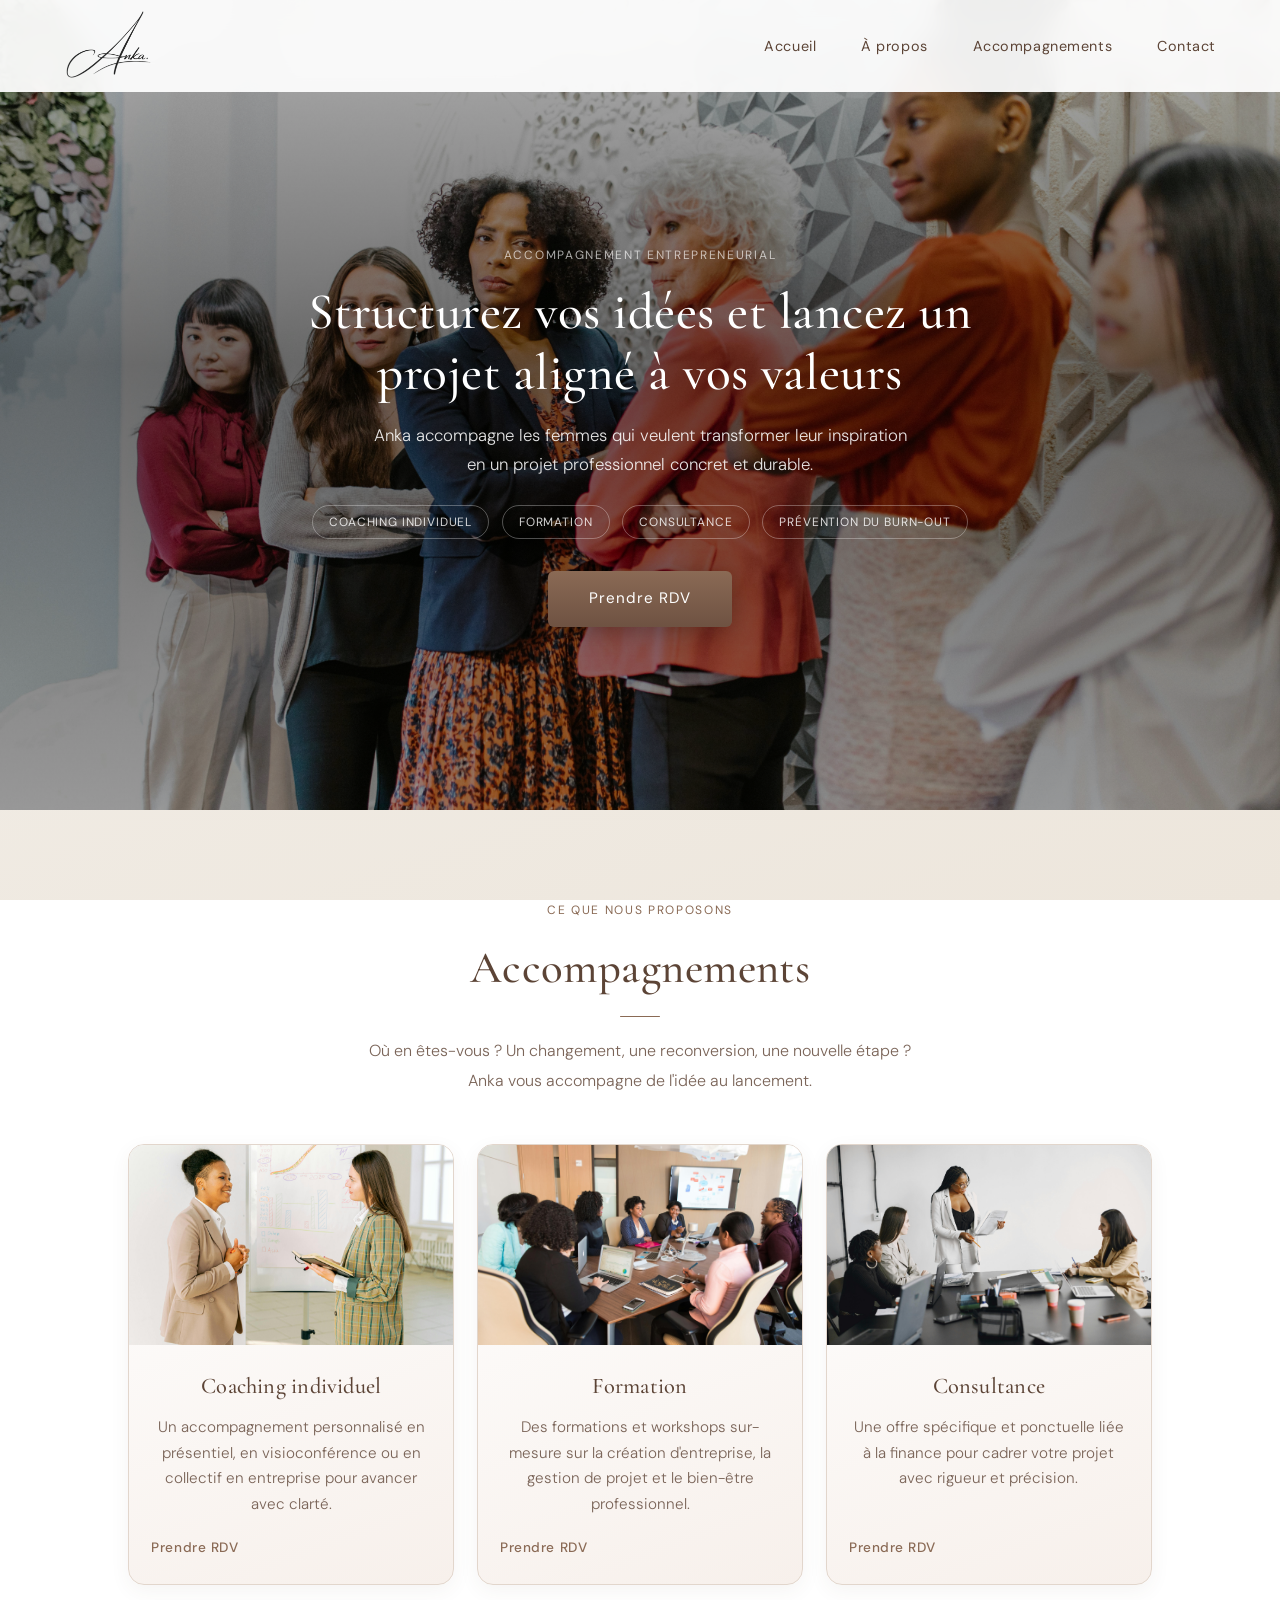
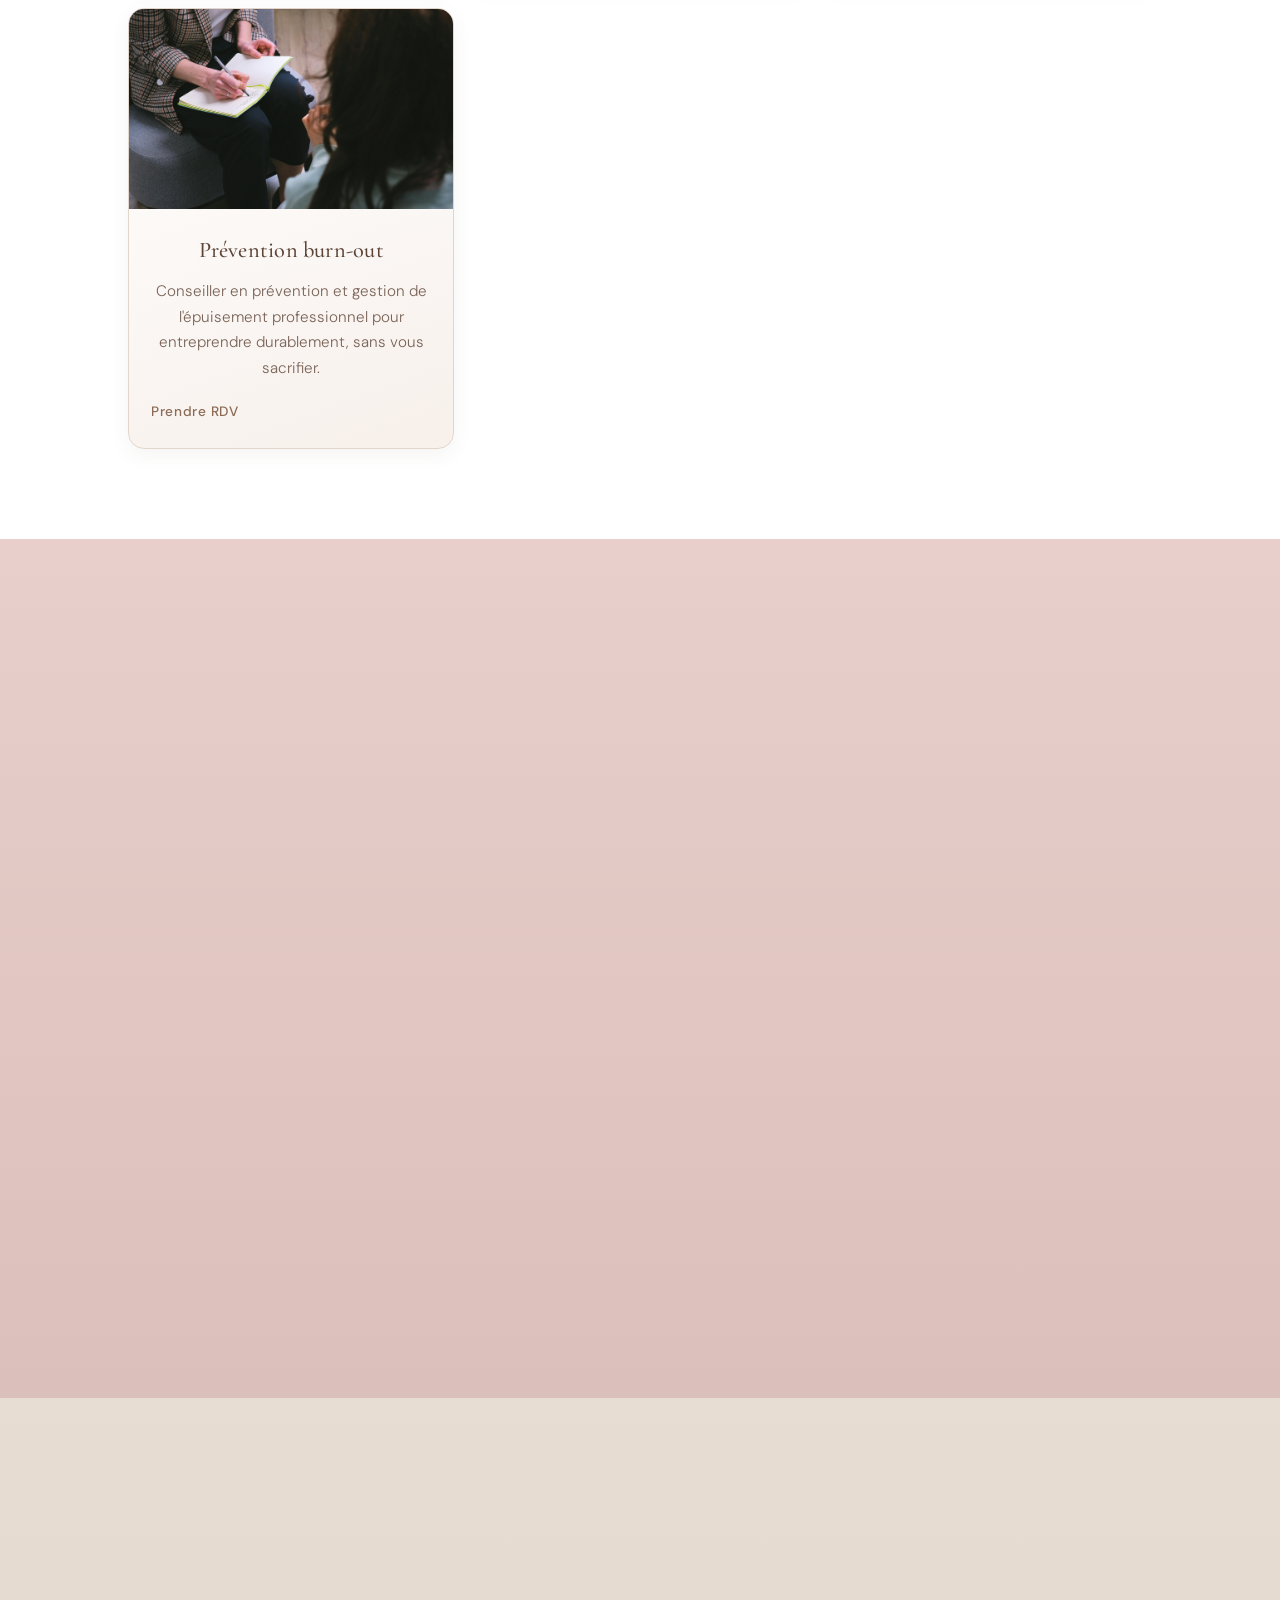
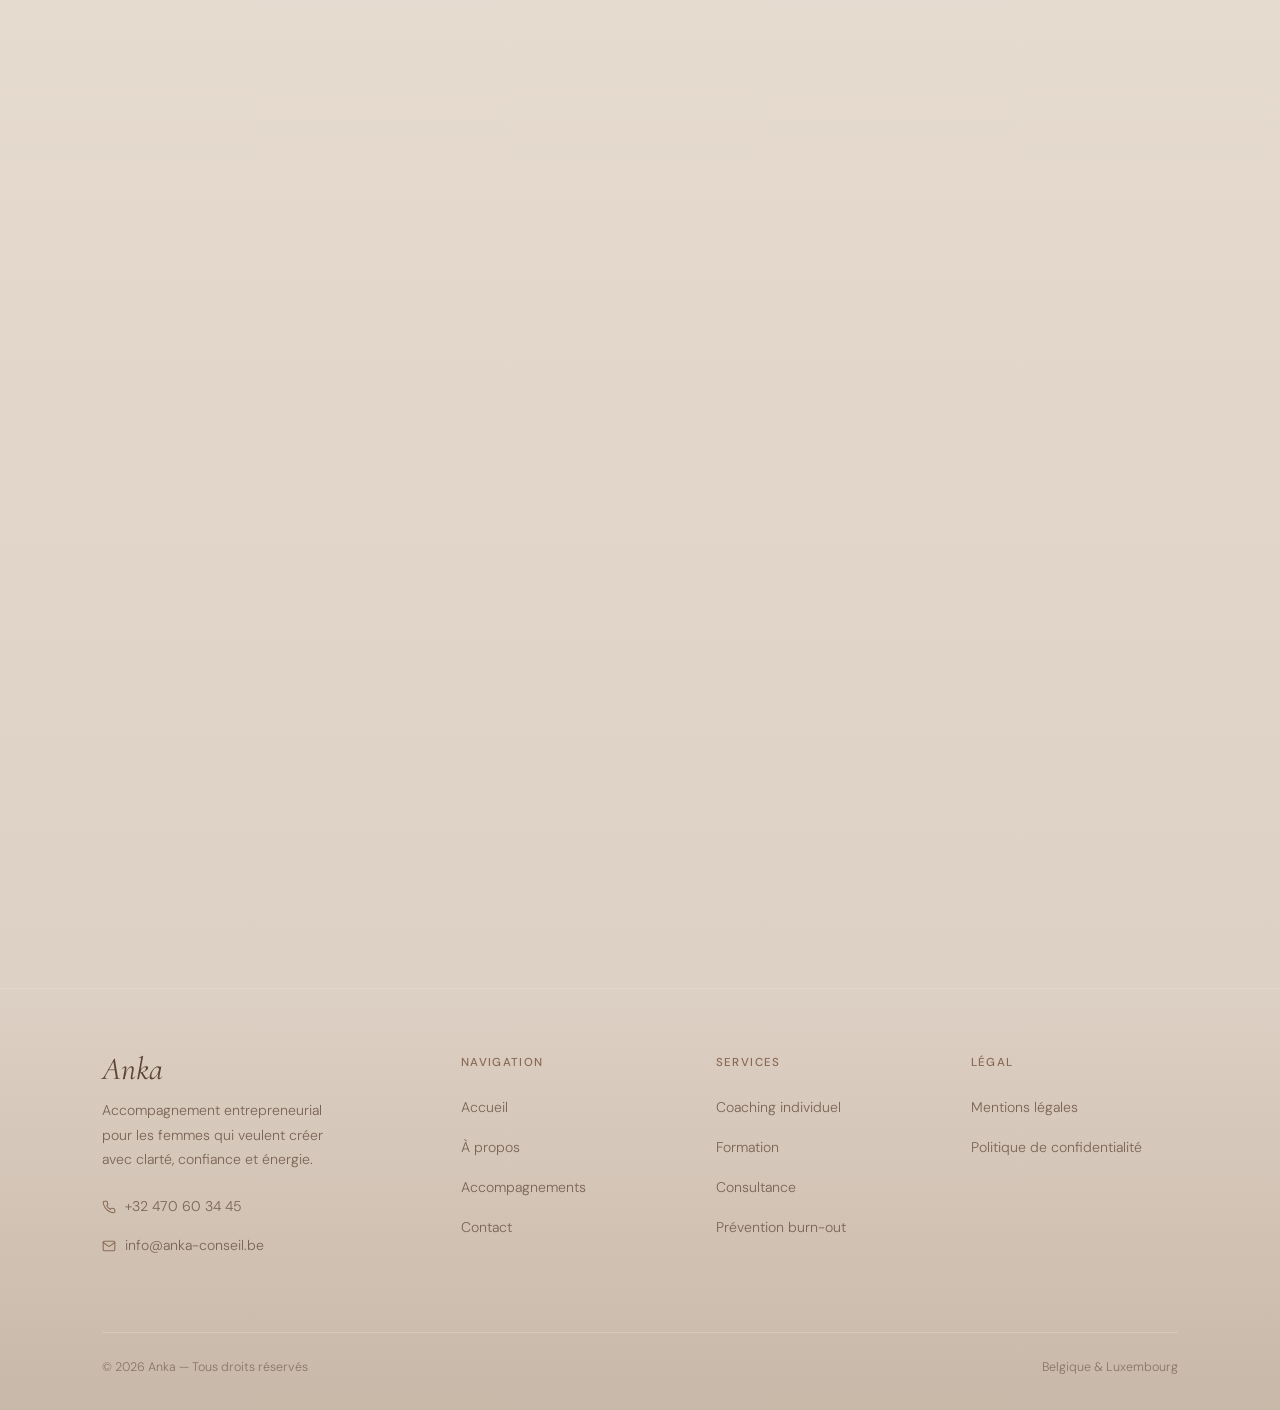
<file: index.html>
<!DOCTYPE html>
<html lang="fr">
<head>
<meta charset="UTF-8">
<meta name="viewport" content="width=device-width, initial-scale=1.0">
<title>Anka - Accompagnement entrepreneurial</title>
<meta name="description" content="Anka accompagne les femmes qui veulent transformer leur idée en projet professionnel concret : coaching individuel, formation, consultance et prévention du burn-out. Belgique &amp; Luxembourg.">
<meta name="author" content="Adèle N'Kashama">

<meta property="og:type" content="website">
<meta property="og:title" content="Anka - Accompagnement entrepreneurial">
<meta property="og:description" content="Structurez vos idées et lancez un projet aligné à vos valeurs.">
<meta property="og:locale" content="fr_BE">

<link rel="icon" type="image/svg+xml" href="./assets/images/favicon.svg">

<link rel="preconnect" href="https://fonts.googleapis.com">
<link rel="preconnect" href="https://fonts.gstatic.com" crossorigin>
<link href="https://fonts.googleapis.com/css2?family=Cormorant+Garamond:ital,wght@0,400;0,500;0,600;1,400&family=DM+Sans:wght@300;400;500&display=swap" rel="stylesheet">

<link rel="stylesheet" href="style.css">
</head>

<body>

<!-- NAVIGATION -->
<nav id="navbar">
  <div class="logo">
    <a href="#"><img src="./assets/images/vectologo.png" alt="Logo Anka"></a>
  </div>
  <ul class="nav-links">
    <li><a href="#">Accueil</a></li>
    <li><a href="#about">À propos</a></li>
    <li><a href="#offers">Accompagnements</a></li>
    <li><a href="#contact">Contact</a></li>
  </ul>
  <button class="hamburger" id="hamburger" aria-label="Ouvrir le menu" aria-expanded="false">
    <span></span>
    <span></span>
    <span></span>
  </button>
</nav>

<div class="nav-overlay" id="navOverlay"></div>


<!-- HERO -->
<section class="hero">
  <img src="./assets/images/hero.webp" alt="Anka accompagnement entrepreneurial" class="hero-bg">
  <div class="hero-overlay"></div>
  <div class="hero-content">
    <p class="hero-eyebrow">Accompagnement entrepreneurial</p>
    <h1>Structurez vos idées et lancez un projet aligné à vos valeurs</h1>
    <p class="hero-sub">
      Anka accompagne les femmes qui veulent transformer leur inspiration en un projet professionnel concret et durable.
    </p>
<ul class="hero-services">
  <li><a href="#offers">Coaching individuel</a></li>
  <li><a href="#offers">Formation</a></li>
  <li><a href="#offers">Consultance</a></li>
  <li><a href="#offers">Prévention du burn-out</a></li>
</ul>
    <a href="#contact" class="btn btn-hero">Prendre RDV</a>
  </div>
</section>


<!-- ACCOMPAGNEMENTS -->
<section id="offers" class="section">
  <p class="section-eyebrow reveal">Ce que nous proposons</p>
  <h2 class="reveal">Accompagnements</h2>
  <p class="section-intro reveal">
    Où en êtes-vous ? Un changement, une reconversion, une nouvelle étape ?<br>
    Anka vous accompagne de l'idée au lancement.
  </p>

  <div class="cards">
    <div class="card reveal">
      <div class="card-img">
        <img src="./assets/images/coaching.jpg" alt="Coaching individuel">
      </div>
      <div class="card-body">
        <h3>Coaching individuel</h3>
        <p>Un accompagnement personnalisé en présentiel, en visioconférence ou en collectif en entreprise pour avancer avec clarté.</p>
        <a href="#contact" class="card-link">Prendre RDV</a>
      </div>
    </div>

    <div class="card reveal">
      <div class="card-img">
        <img src="./assets/images/programme.jpg" alt="Formation">
      </div>
      <div class="card-body">
        <h3>Formation</h3>
        <p>Des formations et workshops sur-mesure sur la création d'entreprise, la gestion de projet et le bien-être professionnel.</p>
        <a href="#contact" class="card-link">Prendre RDV</a>
      </div>
    </div>

    <div class="card reveal">
      <div class="card-img">
        <img src="./assets/images/diagnostic.png" alt="Consultance">
      </div>
      <div class="card-body">
        <h3>Consultance</h3>
        <p>Une offre spécifique et ponctuelle liée à la finance pour cadrer votre projet avec rigueur et précision.</p>
        <a href="#contact" class="card-link">Prendre RDV</a>
      </div>
    </div>

    <div class="card reveal">
      <div class="card-img">
        <img src="./assets/images/burnout.jpg" alt="Prévention burn-out">
      </div>
      <div class="card-body">
        <h3>Prévention burn-out</h3>
        <p>Conseiller en prévention et gestion de l'épuisement professionnel pour entreprendre durablement, sans vous sacrifier.</p>
        <a href="#contact" class="card-link">Prendre RDV</a>
      </div>
    </div>
  </div>
</section>


<!-- A PROPOS -->
<section id="about" class="section about">
  <div class="about-container">
    <div class="about-img reveal">
      <img src="./assets/images/portrait.png" alt="Fondatrice Anka">
    </div>
    <div class="about-content">
      <p class="section-eyebrow reveal">Qui suis-je ?</p>
      <h2 class="reveal">À propos</h2>
      <p class="about-lead reveal">
        « Aider les femmes à transformer leurs idées en projets concrets avec stratégie, clarté et confiance. »
      </p>
      <p class="reveal">
        Entrepreneuse, mère de trois enfants et fondatrice de <strong>Anka</strong>, j'accompagne les femmes à transformer leurs idées en projets concrets, durables et alignés.
      </p>
      <p class="reveal">
        Issue de la finance (Belgique &amp; Luxembourg), j'allie rigueur stratégique et approche humaine pour guider chaque étape, de l'idée au lancement.
      </p>
      <p class="reveal">
        Mon objectif : entreprendre avec clarté, confiance et énergie <strong>sans s'épuiser</strong>.
      </p>
      <p class="reveal">
        À travers mes accompagnements, je transmets des outils concrets et une vision solide pour favoriser l'<strong>autonomisation</strong>, dans un cadre basé sur le <strong>bien-être</strong>, l'<strong>écoute</strong>, la <strong>bienveillance</strong> et le <strong>professionnalisme</strong>.
      </p>
      <a href="#contact" class="btn reveal">Travailler avec moi</a>
    </div>
  </div>
</section>


<!-- CONTACT -->
<section id="contact" class="section contact">
  <div class="contact-container">
    <p class="section-eyebrow reveal">Parlons de votre projet</p>
    <h2 class="reveal">Contact</h2>
    <p class="contact-subtitle reveal">Décrivez-moi votre situation, je vous répondrai dans les plus brefs délais.</p>

    <!-- CONTACT DIRECT -->
    <div class="contact-direct reveal">
      <a href="tel:+32470603445" class="contact-direct-item">
        <span class="contact-direct-icon" aria-hidden="true">
          <svg width="17" height="17" viewBox="0 0 24 24" fill="none" stroke="currentColor" stroke-width="1.8" stroke-linecap="round" stroke-linejoin="round">
            <path d="M22 16.92v3a2 2 0 0 1-2.18 2 19.79 19.79 0 0 1-8.63-3.07 19.5 19.5 0 0 1-6-6 19.79 19.79 0 0 1-3.07-8.67A2 2 0 0 1 4.11 2h3a2 2 0 0 1 2 1.72c.13.96.36 1.9.7 2.81a2 2 0 0 1-.45 2.11L8.09 9.91a16 16 0 0 0 6 6l1.27-1.27a2 2 0 0 1 2.11-.45c.9.34 1.85.57 2.81.7A2 2 0 0 1 22 16.92z"/>
          </svg>
        </span>
        <span class="contact-direct-text">
          <span class="contact-direct-label">Téléphone</span>
          <span class="contact-direct-value">+32 470 60 34 45</span>
        </span>
      </a>

      <a href="mailto:info@anka-conseil.be" class="contact-direct-item">
        <span class="contact-direct-icon" aria-hidden="true">
          <svg width="17" height="17" viewBox="0 0 24 24" fill="none" stroke="currentColor" stroke-width="1.8" stroke-linecap="round" stroke-linejoin="round">
            <rect x="2" y="4" width="20" height="16" rx="2"/>
            <path d="m22 6-10 7L2 6"/>
          </svg>
        </span>
        <span class="contact-direct-text">
          <span class="contact-direct-label">Email</span>
          <span class="contact-direct-value">info@anka-conseil.be</span>
        </span>
      </a>
    </div>

    <p class="contact-or reveal"><span>ou écrivez-moi ici</span></p>

    <form action="https://formspree.io/f/xwlerzgy" method="POST" class="contact-form reveal" id="contactForm">
      <!-- Anti-spam (champ invisible pour les humains, rempli par les robots) -->
      <input type="text" name="_gotcha" tabindex="-1" autocomplete="off" class="form-hp" aria-hidden="true">
      <!-- Objet de l'email reçu dans la boîte info@anka-conseil.be -->
      <input type="hidden" name="_subject" value="Nouvelle demande via anka-conseil.be">
      <div class="form-row">
        <div class="form-group">
          <label for="nom">Nom</label>
          <input type="text" id="nom" name="nom" required>
        </div>
        <div class="form-group">
          <label for="prenom">Prénom</label>
          <input type="text" id="prenom" name="prenom" required>
        </div>
      </div>
      <div class="form-group">
        <label for="email">Email</label>
        <input type="email" id="email" name="email" required>
      </div>
      <div class="form-group">
        <label for="phone">N° de téléphone</label>
        <input type="tel" id="phone" name="phone">
      </div>
      <div class="form-group">
        <label for="budget">Budget envisagé (optionnel)</label>
        <select id="budget" name="budget">
          <option value="">-- Sélectionner --</option>
          <option>Moins de 500€</option>
          <option>500€ – 1 500€</option>
          <option>1 500€ – 3 000€</option>
          <option>3 000€ et plus</option>
        </select>
      </div>
      <div class="form-group">
        <label for="message">Votre projet</label>
        <textarea id="message" name="message" required></textarea>
      </div>
      <div class="form-consent">
        <input type="checkbox" id="consent" name="consent" required>
        <label for="consent">
          J'accepte que mes données soient utilisées pour être recontacté(e), conformément à la
          <a href="politique-confidentialite.html">politique de confidentialité</a>.
        </label>
      </div>
      <button type="submit" class="btn" id="submitBtn">Envoyer</button>
      <p class="form-success" id="formSuccess" role="status" aria-live="polite">
        ✓ Message envoyé ! Je vous recontacte rapidement.
      </p>
      <p class="form-error" id="formError" role="alert" aria-live="assertive"></p>
    </form>
  </div>
</section>


<!-- FOOTER -->
<footer>
  <div class="footer-grid">

    <!-- COLONNE 1 : Brand -->
    <div class="footer-brand">
      <div class="footer-logo">Anka</div>
      <p>Accompagnement entrepreneurial pour les femmes qui veulent créer avec clarté, confiance et énergie.</p>

      <ul class="footer-contact">
        <li>
          <a href="tel:+32470603445">
            <svg width="14" height="14" viewBox="0 0 24 24" fill="none" stroke="currentColor" stroke-width="1.8" stroke-linecap="round" stroke-linejoin="round" aria-hidden="true">
              <path d="M22 16.92v3a2 2 0 0 1-2.18 2 19.79 19.79 0 0 1-8.63-3.07 19.5 19.5 0 0 1-6-6 19.79 19.79 0 0 1-3.07-8.67A2 2 0 0 1 4.11 2h3a2 2 0 0 1 2 1.72c.13.96.36 1.9.7 2.81a2 2 0 0 1-.45 2.11L8.09 9.91a16 16 0 0 0 6 6l1.27-1.27a2 2 0 0 1 2.11-.45c.9.34 1.85.57 2.81.7A2 2 0 0 1 22 16.92z"/>
            </svg>
            +32 470 60 34 45
          </a>
        </li>
        <li>
          <a href="mailto:info@anka-conseil.be">
            <svg width="14" height="14" viewBox="0 0 24 24" fill="none" stroke="currentColor" stroke-width="1.8" stroke-linecap="round" stroke-linejoin="round" aria-hidden="true">
              <rect x="2" y="4" width="20" height="16" rx="2"/>
              <path d="m22 6-10 7L2 6"/>
            </svg>
            info@anka-conseil.be
          </a>
        </li>
      </ul>

      <!-- Réseaux sociaux — à décommenter quand les comptes sont prêts
      <div class="footer-social">
        <a href="#" class="social-btn" aria-label="LinkedIn">
          <svg width="15" height="15" viewBox="0 0 24 24" fill="none" stroke="currentColor" stroke-width="1.8" stroke-linecap="round" stroke-linejoin="round">
            <path d="M16 8a6 6 0 0 1 6 6v7h-4v-7a2 2 0 0 0-2-2 2 2 0 0 0-2 2v7h-4v-7a6 6 0 0 1 6-6z"/>
            <rect x="2" y="9" width="4" height="12"/><circle cx="4" cy="4" r="2"/>
          </svg>
        </a>
        <a href="#" class="social-btn" aria-label="Instagram">
          <svg width="15" height="15" viewBox="0 0 24 24" fill="none" stroke="currentColor" stroke-width="1.8" stroke-linecap="round" stroke-linejoin="round">
            <rect x="2" y="2" width="20" height="20" rx="5" ry="5"/>
            <path d="M16 11.37A4 4 0 1 1 12.63 8 4 4 0 0 1 16 11.37z"/>
            <line x1="17.5" y1="6.5" x2="17.51" y2="6.5"/>
          </svg>
        </a>
        <a href="#" class="social-btn" aria-label="Facebook">
          <svg width="15" height="15" viewBox="0 0 24 24" fill="none" stroke="currentColor" stroke-width="1.8" stroke-linecap="round" stroke-linejoin="round">
            <path d="M18 2h-3a5 5 0 0 0-5 5v3H7v4h3v8h4v-8h3l1-4h-4V7a1 1 0 0 1 1-1h3z"/>
          </svg>
        </a>
      </div>
      -->
    </div>

    <!-- COLONNE 2 : Navigation -->
    <div class="footer-col">
      <h4>Navigation</h4>
      <ul>
        <li><a href="#">Accueil</a></li>
        <li><a href="#about">À propos</a></li>
        <li><a href="#offers">Accompagnements</a></li>
        <li><a href="#contact">Contact</a></li>
      </ul>
    </div>

    <!-- COLONNE 3 : Services -->
    <div class="footer-col">
      <h4>Services</h4>
      <ul>
        <li><a href="#offers">Coaching individuel</a></li>
        <li><a href="#offers">Formation</a></li>
        <li><a href="#offers">Consultance</a></li>
        <li><a href="#offers">Prévention burn-out</a></li>
      </ul>
    </div>

    <!-- COLONNE 4 : Légal -->
    <div class="footer-col">
      <h4>Légal</h4>
      <ul>
        <li><a href="mentions-legales.html">Mentions légales</a></li>
        <li><a href="politique-confidentialite.html">Politique de confidentialité</a></li>
      </ul>
    </div>

  </div>

  <!-- Barre de bas -->
  <div class="footer-bottom">
    <p>© 2026 Anka — Tous droits réservés</p>
    <p>Belgique &amp; Luxembourg</p>
  </div>
</footer>

<script src="main.js"></script>
</body>
</html>
</file>
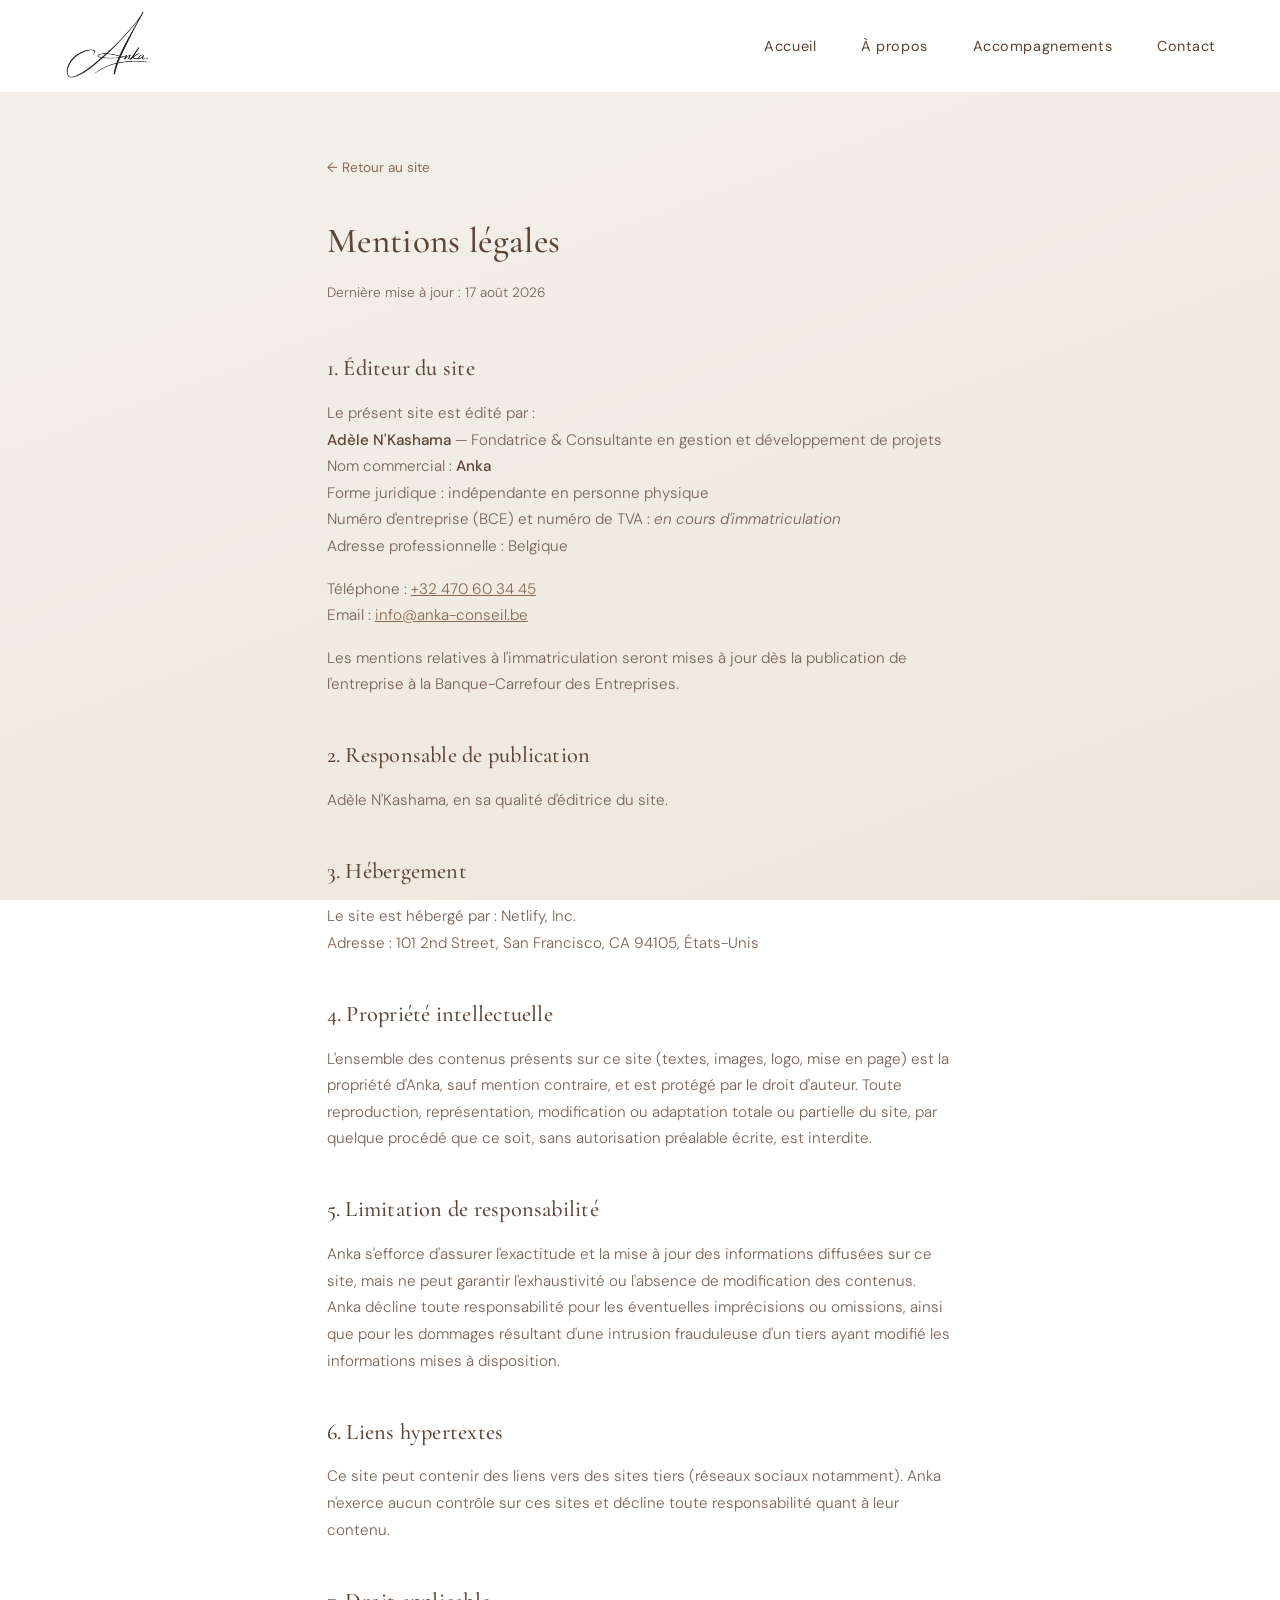
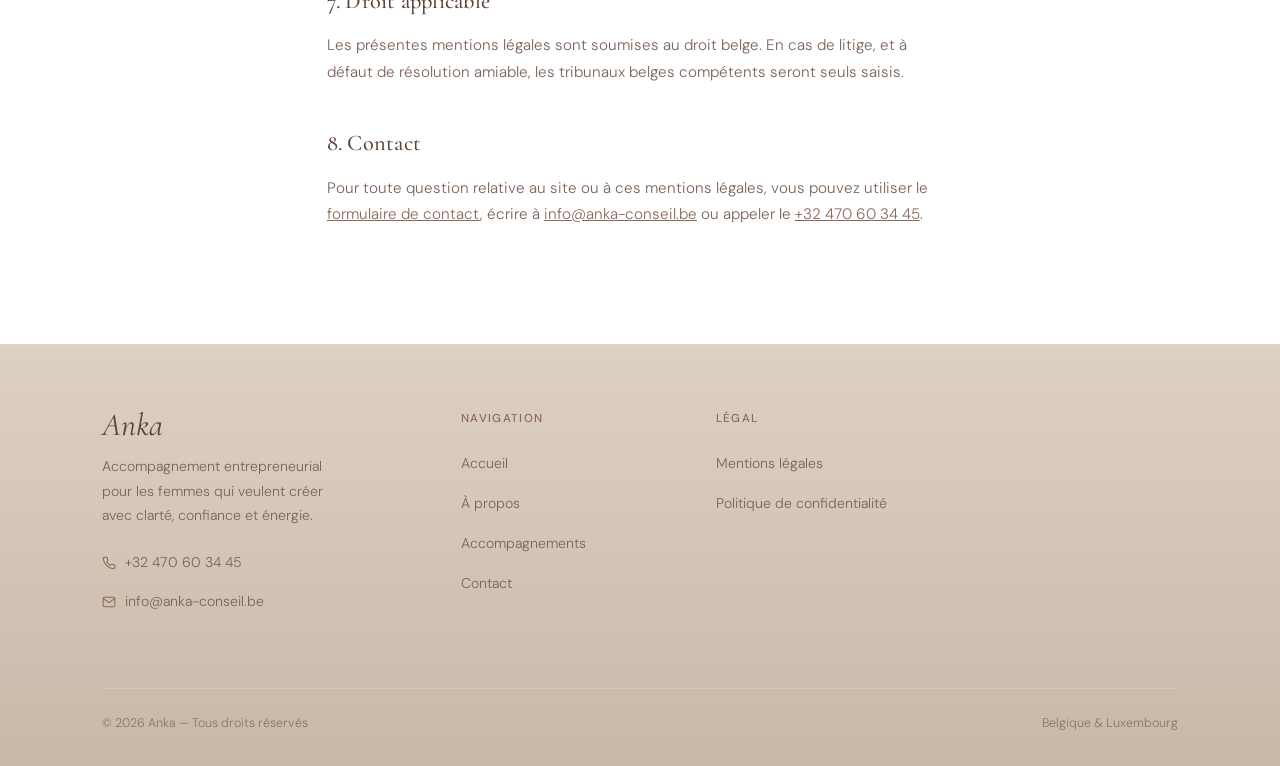
<file: mentions-legales.html>
<!DOCTYPE html>
<html lang="fr">
<head>
<meta charset="UTF-8">
<meta name="viewport" content="width=device-width, initial-scale=1.0">
<title>Mentions légales - Anka</title>
<meta name="robots" content="noindex">
<link rel="icon" type="image/svg+xml" href="./assets/images/favicon.svg">

<link rel="preconnect" href="https://fonts.googleapis.com">
<link rel="preconnect" href="https://fonts.gstatic.com" crossorigin>
<link href="https://fonts.googleapis.com/css2?family=Cormorant+Garamond:ital,wght@0,400;0,500;0,600;1,400&family=DM+Sans:wght@300;400;500&display=swap" rel="stylesheet">

<link rel="stylesheet" href="style.css">
</head>

<body>

<!-- NAVIGATION -->
<nav id="navbar">
  <div class="logo">
    <a href="index.html"><img src="./assets/images/vectologo.png" alt="Logo Anka"></a>
  </div>
  <ul class="nav-links">
    <li><a href="index.html">Accueil</a></li>
    <li><a href="index.html#about">À propos</a></li>
    <li><a href="index.html#offers">Accompagnements</a></li>
    <li><a href="index.html#contact">Contact</a></li>
  </ul>
  <button class="hamburger" id="hamburger" aria-label="Ouvrir le menu" aria-expanded="false">
    <span></span>
    <span></span>
    <span></span>
  </button>
</nav>

<div class="nav-overlay" id="navOverlay"></div>


<!-- CONTENU -->
<main class="legal-page">
  <a href="index.html" class="legal-back">← Retour au site</a>

  <h1>Mentions légales</h1>
  <p class="legal-updated">Dernière mise à jour : 17 août 2026</p>

  <h2>1. Éditeur du site</h2>
  <p>
    Le présent site est édité par :<br>
    <strong>Adèle N'Kashama</strong> — Fondatrice &amp; Consultante en gestion et développement de projets<br>
    Nom commercial : <strong>Anka</strong><br>
    Forme juridique : indépendante en personne physique<br>
    Numéro d'entreprise (BCE) et numéro de TVA : <em>en cours d'immatriculation</em><br>
    Adresse professionnelle : Belgique
  </p>
  <p>
    Téléphone : <a href="tel:+32470603445">+32 470 60 34 45</a><br>
    Email : <a href="mailto:info@anka-conseil.be">info@anka-conseil.be</a>
  </p>
  <p>
    Les mentions relatives à l'immatriculation seront mises à jour dès la publication de l'entreprise à la Banque-Carrefour des Entreprises.
  </p>

  <h2>2. Responsable de publication</h2>
  <p>
    Adèle N'Kashama, en sa qualité d'éditrice du site.
  </p>

  <h2>3. Hébergement</h2>
  <p>
    Le site est hébergé par : Netlify, Inc.<br>
    Adresse : 101 2nd Street, San Francisco, CA 94105, États-Unis
  </p>

  <h2>4. Propriété intellectuelle</h2>
  <p>
    L'ensemble des contenus présents sur ce site (textes, images, logo, mise en page) est la propriété d'Anka, sauf mention contraire, et est protégé par le droit d'auteur. Toute reproduction, représentation, modification ou adaptation totale ou partielle du site, par quelque procédé que ce soit, sans autorisation préalable écrite, est interdite.
  </p>

  <h2>5. Limitation de responsabilité</h2>
  <p>
    Anka s'efforce d'assurer l'exactitude et la mise à jour des informations diffusées sur ce site, mais ne peut garantir l'exhaustivité ou l'absence de modification des contenus. Anka décline toute responsabilité pour les éventuelles imprécisions ou omissions, ainsi que pour les dommages résultant d'une intrusion frauduleuse d'un tiers ayant modifié les informations mises à disposition.
  </p>

  <h2>6. Liens hypertextes</h2>
  <p>
    Ce site peut contenir des liens vers des sites tiers (réseaux sociaux notamment). Anka n'exerce aucun contrôle sur ces sites et décline toute responsabilité quant à leur contenu.
  </p>

  <h2>7. Droit applicable</h2>
  <p>
    Les présentes mentions légales sont soumises au droit belge. En cas de litige, et à défaut de résolution amiable, les tribunaux belges compétents seront seuls saisis.
  </p>

  <h2>8. Contact</h2>
  <p>
    Pour toute question relative au site ou à ces mentions légales, vous pouvez utiliser le <a href="index.html#contact">formulaire de contact</a>, écrire à <a href="mailto:info@anka-conseil.be">info@anka-conseil.be</a> ou appeler le <a href="tel:+32470603445">+32 470 60 34 45</a>.
  </p>
</main>


<!-- FOOTER -->
<footer>
  <div class="footer-grid">

    <div class="footer-brand">
      <div class="footer-logo">Anka</div>
      <p>Accompagnement entrepreneurial pour les femmes qui veulent créer avec clarté, confiance et énergie.</p>

      <ul class="footer-contact">
        <li>
          <a href="tel:+32470603445">
            <svg width="14" height="14" viewBox="0 0 24 24" fill="none" stroke="currentColor" stroke-width="1.8" stroke-linecap="round" stroke-linejoin="round" aria-hidden="true">
              <path d="M22 16.92v3a2 2 0 0 1-2.18 2 19.79 19.79 0 0 1-8.63-3.07 19.5 19.5 0 0 1-6-6 19.79 19.79 0 0 1-3.07-8.67A2 2 0 0 1 4.11 2h3a2 2 0 0 1 2 1.72c.13.96.36 1.9.7 2.81a2 2 0 0 1-.45 2.11L8.09 9.91a16 16 0 0 0 6 6l1.27-1.27a2 2 0 0 1 2.11-.45c.9.34 1.85.57 2.81.7A2 2 0 0 1 22 16.92z"/>
            </svg>
            +32 470 60 34 45
          </a>
        </li>
        <li>
          <a href="mailto:info@anka-conseil.be">
            <svg width="14" height="14" viewBox="0 0 24 24" fill="none" stroke="currentColor" stroke-width="1.8" stroke-linecap="round" stroke-linejoin="round" aria-hidden="true">
              <rect x="2" y="4" width="20" height="16" rx="2"/>
              <path d="m22 6-10 7L2 6"/>
            </svg>
            info@anka-conseil.be
          </a>
        </li>
      </ul>

      <!-- Réseaux sociaux — à décommenter quand les comptes sont prêts
      <div class="footer-social">
        <a href="#" class="social-btn" aria-label="LinkedIn">
          <svg width="15" height="15" viewBox="0 0 24 24" fill="none" stroke="currentColor" stroke-width="1.8" stroke-linecap="round" stroke-linejoin="round">
            <path d="M16 8a6 6 0 0 1 6 6v7h-4v-7a2 2 0 0 0-2-2 2 2 0 0 0-2 2v7h-4v-7a6 6 0 0 1 6-6z"/>
            <rect x="2" y="9" width="4" height="12"/><circle cx="4" cy="4" r="2"/>
          </svg>
        </a>
        <a href="#" class="social-btn" aria-label="Instagram">
          <svg width="15" height="15" viewBox="0 0 24 24" fill="none" stroke="currentColor" stroke-width="1.8" stroke-linecap="round" stroke-linejoin="round">
            <rect x="2" y="2" width="20" height="20" rx="5" ry="5"/>
            <path d="M16 11.37A4 4 0 1 1 12.63 8 4 4 0 0 1 16 11.37z"/>
            <line x1="17.5" y1="6.5" x2="17.51" y2="6.5"/>
          </svg>
        </a>
        <a href="#" class="social-btn" aria-label="Facebook">
          <svg width="15" height="15" viewBox="0 0 24 24" fill="none" stroke="currentColor" stroke-width="1.8" stroke-linecap="round" stroke-linejoin="round">
            <path d="M18 2h-3a5 5 0 0 0-5 5v3H7v4h3v8h4v-8h3l1-4h-4V7a1 1 0 0 1 1-1h3z"/>
          </svg>
        </a>
      </div>
      -->
    </div>

    <div class="footer-col">
      <h4>Navigation</h4>
      <ul>
        <li><a href="index.html">Accueil</a></li>
        <li><a href="index.html#about">À propos</a></li>
        <li><a href="index.html#offers">Accompagnements</a></li>
        <li><a href="index.html#contact">Contact</a></li>
      </ul>
    </div>

    <div class="footer-col">
      <h4>Légal</h4>
      <ul>
        <li><a href="mentions-legales.html">Mentions légales</a></li>
        <li><a href="politique-confidentialite.html">Politique de confidentialité</a></li>
      </ul>
    </div>

  </div>

  <div class="footer-bottom">
    <p>© 2026 Anka — Tous droits réservés</p>
    <p>Belgique &amp; Luxembourg</p>
  </div>
</footer>

<script src="main.js"></script>
</body>
</html>
</file>
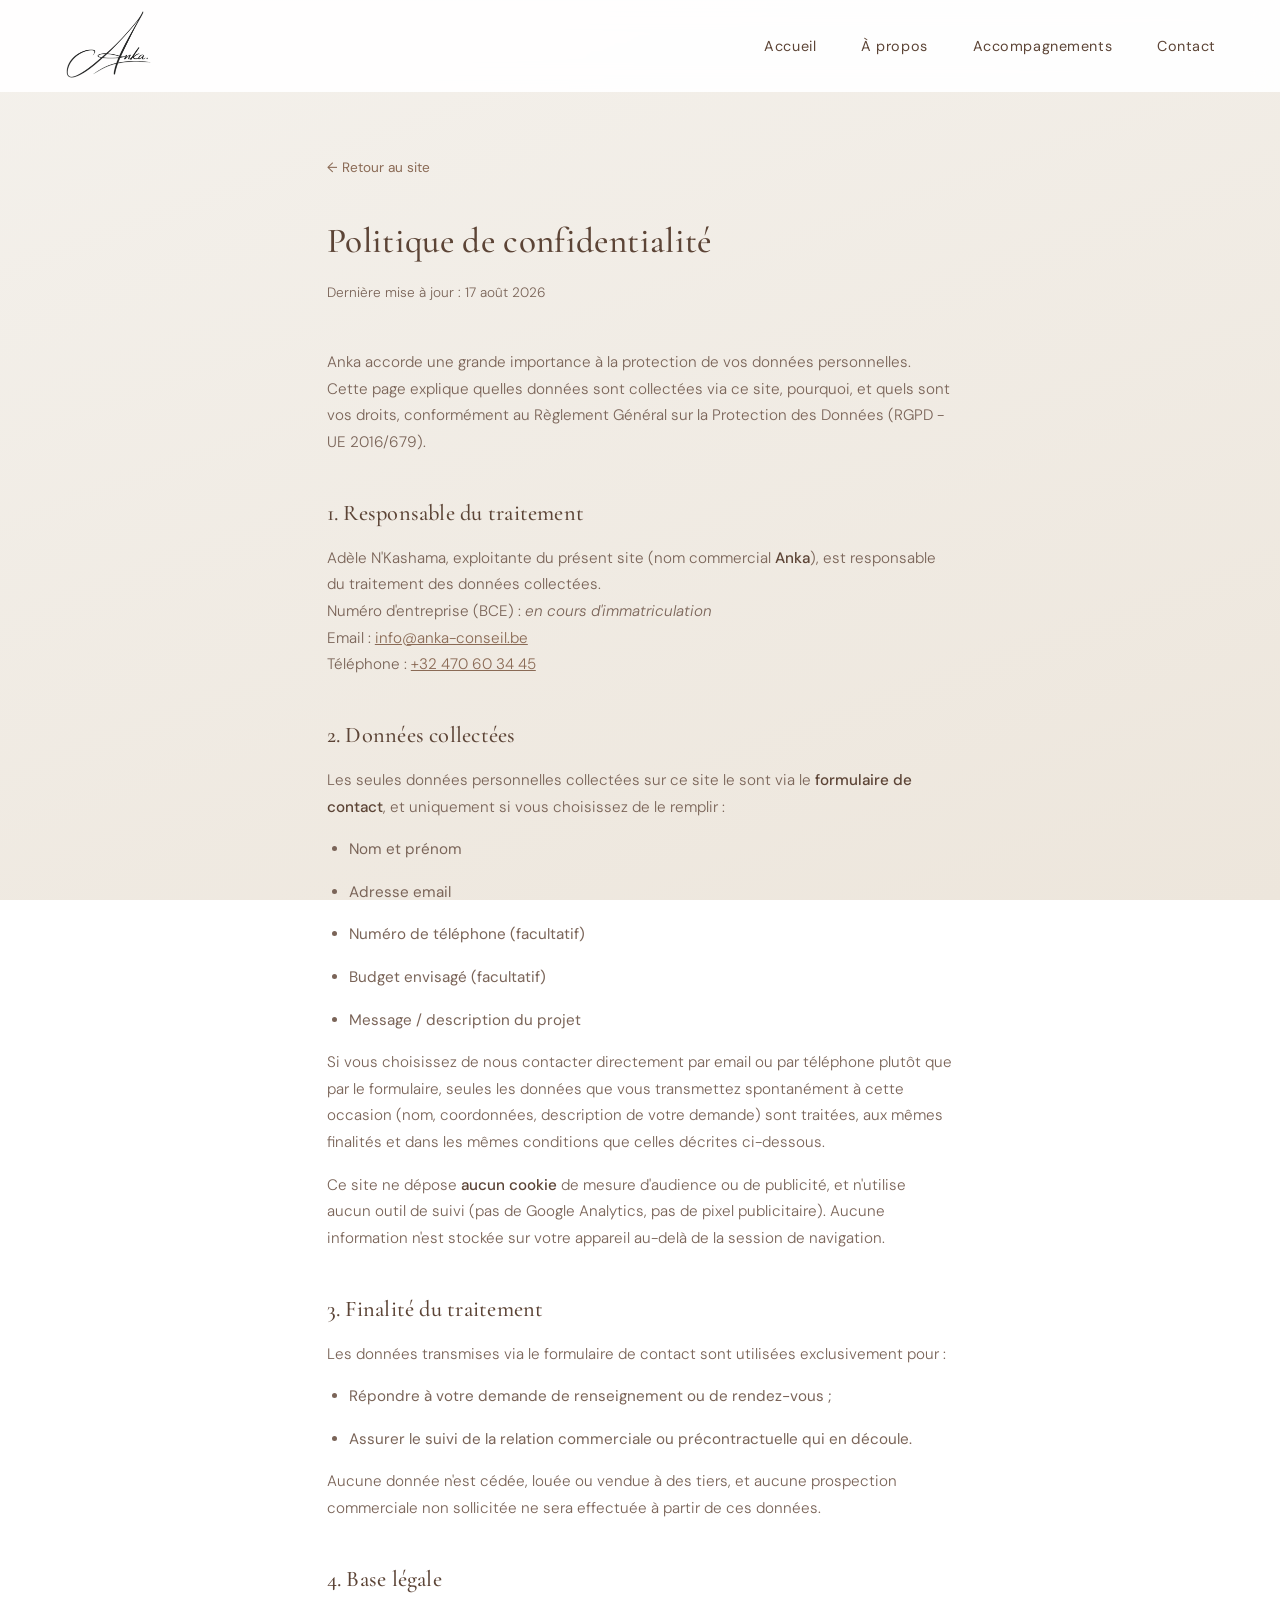
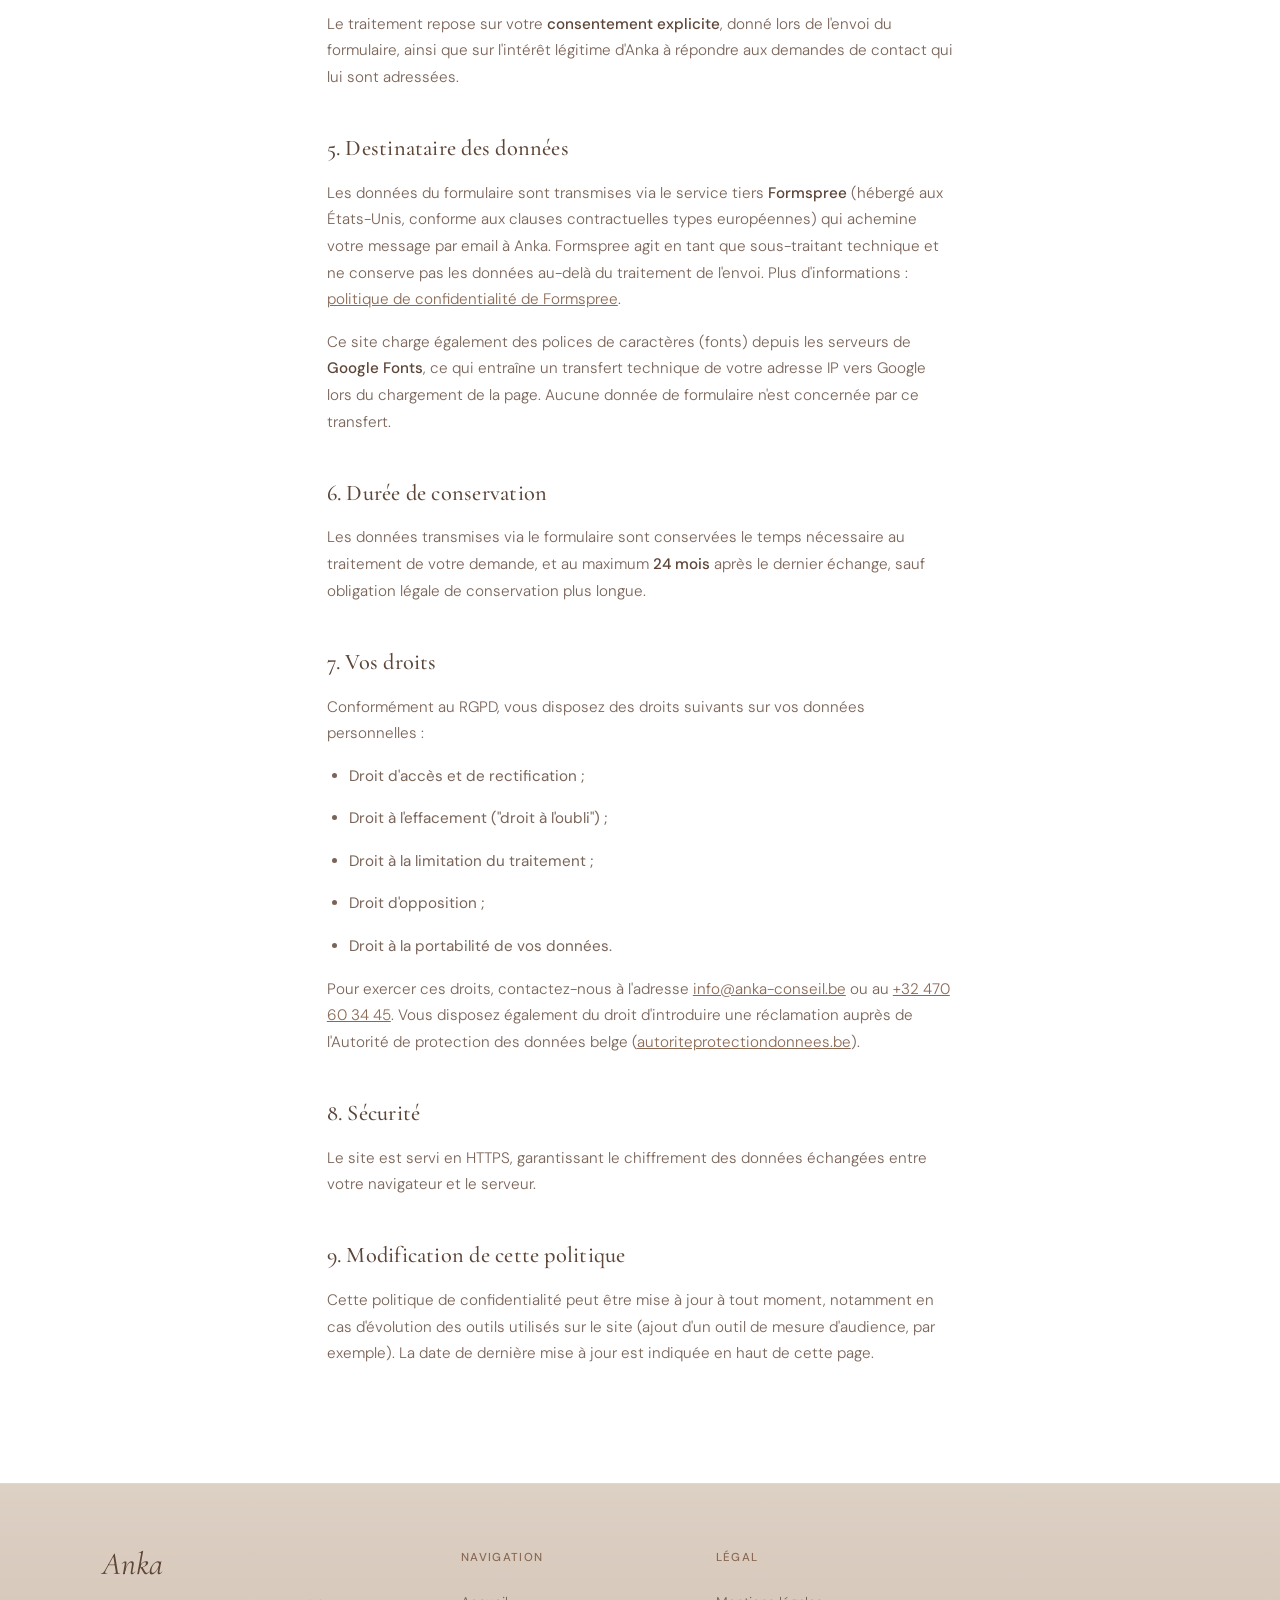
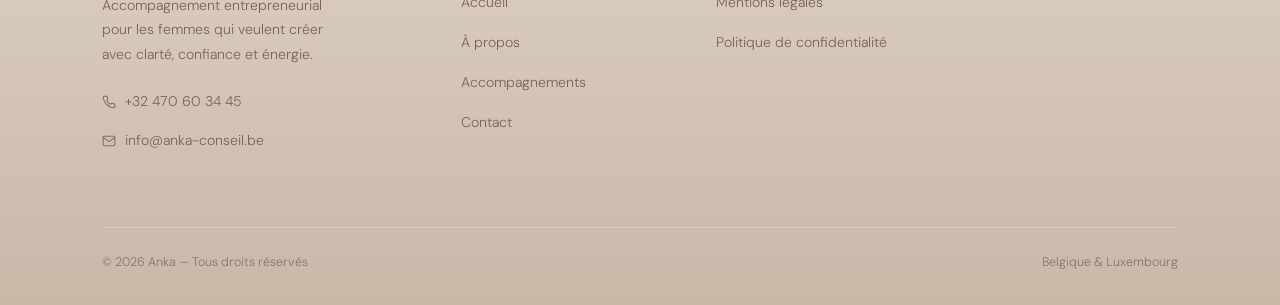
<file: politique-confidentialite.html>
<!DOCTYPE html>
<html lang="fr">
<head>
<meta charset="UTF-8">
<meta name="viewport" content="width=device-width, initial-scale=1.0">
<title>Politique de confidentialité - Anka</title>
<meta name="robots" content="noindex">
<link rel="icon" type="image/svg+xml" href="./assets/images/favicon.svg">

<link rel="preconnect" href="https://fonts.googleapis.com">
<link rel="preconnect" href="https://fonts.gstatic.com" crossorigin>
<link href="https://fonts.googleapis.com/css2?family=Cormorant+Garamond:ital,wght@0,400;0,500;0,600;1,400&family=DM+Sans:wght@300;400;500&display=swap" rel="stylesheet">

<link rel="stylesheet" href="style.css">
</head>

<body>

<!-- NAVIGATION -->
<nav id="navbar">
  <div class="logo">
    <a href="index.html"><img src="./assets/images/vectologo.png" alt="Logo Anka"></a>
  </div>
  <ul class="nav-links">
    <li><a href="index.html">Accueil</a></li>
    <li><a href="index.html#about">À propos</a></li>
    <li><a href="index.html#offers">Accompagnements</a></li>
    <li><a href="index.html#contact">Contact</a></li>
  </ul>
  <button class="hamburger" id="hamburger" aria-label="Ouvrir le menu" aria-expanded="false">
    <span></span>
    <span></span>
    <span></span>
  </button>
</nav>

<div class="nav-overlay" id="navOverlay"></div>


<!-- CONTENU -->
<main class="legal-page">
  <a href="index.html" class="legal-back">← Retour au site</a>

  <h1>Politique de confidentialité</h1>
  <p class="legal-updated">Dernière mise à jour : 17 août 2026</p>

  <p>
    Anka accorde une grande importance à la protection de vos données personnelles. Cette page explique quelles données sont collectées via ce site, pourquoi, et quels sont vos droits, conformément au Règlement Général sur la Protection des Données (RGPD - UE 2016/679).
  </p>

  <h2>1. Responsable du traitement</h2>
  <p>
    Adèle N'Kashama, exploitante du présent site (nom commercial <strong>Anka</strong>), est responsable du traitement des données collectées.<br>
    Numéro d'entreprise (BCE) : <em>en cours d'immatriculation</em><br>
    Email : <a href="mailto:info@anka-conseil.be">info@anka-conseil.be</a><br>
    Téléphone : <a href="tel:+32470603445">+32 470 60 34 45</a>
  </p>

  <h2>2. Données collectées</h2>
  <p>
    Les seules données personnelles collectées sur ce site le sont via le <strong>formulaire de contact</strong>, et uniquement si vous choisissez de le remplir :
  </p>
  <ul>
    <li>Nom et prénom</li>
    <li>Adresse email</li>
    <li>Numéro de téléphone (facultatif)</li>
    <li>Budget envisagé (facultatif)</li>
    <li>Message / description du projet</li>
  </ul>
  <p>
    Si vous choisissez de nous contacter directement par email ou par téléphone plutôt que par le formulaire, seules les données que vous transmettez spontanément à cette occasion (nom, coordonnées, description de votre demande) sont traitées, aux mêmes finalités et dans les mêmes conditions que celles décrites ci-dessous.
  </p>
  <p>
    Ce site ne dépose <strong>aucun cookie</strong> de mesure d'audience ou de publicité, et n'utilise aucun outil de suivi (pas de Google Analytics, pas de pixel publicitaire). Aucune information n'est stockée sur votre appareil au-delà de la session de navigation.
  </p>

  <h2>3. Finalité du traitement</h2>
  <p>
    Les données transmises via le formulaire de contact sont utilisées exclusivement pour :
  </p>
  <ul>
    <li>Répondre à votre demande de renseignement ou de rendez-vous ;</li>
    <li>Assurer le suivi de la relation commerciale ou précontractuelle qui en découle.</li>
  </ul>
  <p>
    Aucune donnée n'est cédée, louée ou vendue à des tiers, et aucune prospection commerciale non sollicitée ne sera effectuée à partir de ces données.
  </p>

  <h2>4. Base légale</h2>
  <p>
    Le traitement repose sur votre <strong>consentement explicite</strong>, donné lors de l'envoi du formulaire, ainsi que sur l'intérêt légitime d'Anka à répondre aux demandes de contact qui lui sont adressées.
  </p>

  <h2>5. Destinataire des données</h2>
  <p>
    Les données du formulaire sont transmises via le service tiers <strong>Formspree</strong> (hébergé aux États-Unis, conforme aux clauses contractuelles types européennes) qui achemine votre message par email à Anka. Formspree agit en tant que sous-traitant technique et ne conserve pas les données au-delà du traitement de l'envoi. Plus d'informations : <a href="https://formspree.io/legal/privacy-policy" target="_blank" rel="noopener">politique de confidentialité de Formspree</a>.
  </p>
  <p>
    Ce site charge également des polices de caractères (fonts) depuis les serveurs de <strong>Google Fonts</strong>, ce qui entraîne un transfert technique de votre adresse IP vers Google lors du chargement de la page. Aucune donnée de formulaire n'est concernée par ce transfert.
  </p>

  <h2>6. Durée de conservation</h2>
  <p>
    Les données transmises via le formulaire sont conservées le temps nécessaire au traitement de votre demande, et au maximum <strong>24 mois</strong> après le dernier échange, sauf obligation légale de conservation plus longue.
  </p>

  <h2>7. Vos droits</h2>
  <p>
    Conformément au RGPD, vous disposez des droits suivants sur vos données personnelles :
  </p>
  <ul>
    <li>Droit d'accès et de rectification ;</li>
    <li>Droit à l'effacement ("droit à l'oubli") ;</li>
    <li>Droit à la limitation du traitement ;</li>
    <li>Droit d'opposition ;</li>
    <li>Droit à la portabilité de vos données.</li>
  </ul>
  <p>
    Pour exercer ces droits, contactez-nous à l'adresse <a href="mailto:info@anka-conseil.be">info@anka-conseil.be</a> ou au <a href="tel:+32470603445">+32 470 60 34 45</a>. Vous disposez également du droit d'introduire une réclamation auprès de l'Autorité de protection des données belge (<a href="https://www.autoriteprotectiondonnees.be" target="_blank" rel="noopener">autoriteprotectiondonnees.be</a>).
  </p>

  <h2>8. Sécurité</h2>
  <p>
    Le site est servi en HTTPS, garantissant le chiffrement des données échangées entre votre navigateur et le serveur.
  </p>

  <h2>9. Modification de cette politique</h2>
  <p>
    Cette politique de confidentialité peut être mise à jour à tout moment, notamment en cas d'évolution des outils utilisés sur le site (ajout d'un outil de mesure d'audience, par exemple). La date de dernière mise à jour est indiquée en haut de cette page.
  </p>
</main>


<!-- FOOTER -->
<footer>
  <div class="footer-grid">

    <div class="footer-brand">
      <div class="footer-logo">Anka</div>
      <p>Accompagnement entrepreneurial pour les femmes qui veulent créer avec clarté, confiance et énergie.</p>

      <ul class="footer-contact">
        <li>
          <a href="tel:+32470603445">
            <svg width="14" height="14" viewBox="0 0 24 24" fill="none" stroke="currentColor" stroke-width="1.8" stroke-linecap="round" stroke-linejoin="round" aria-hidden="true">
              <path d="M22 16.92v3a2 2 0 0 1-2.18 2 19.79 19.79 0 0 1-8.63-3.07 19.5 19.5 0 0 1-6-6 19.79 19.79 0 0 1-3.07-8.67A2 2 0 0 1 4.11 2h3a2 2 0 0 1 2 1.72c.13.96.36 1.9.7 2.81a2 2 0 0 1-.45 2.11L8.09 9.91a16 16 0 0 0 6 6l1.27-1.27a2 2 0 0 1 2.11-.45c.9.34 1.85.57 2.81.7A2 2 0 0 1 22 16.92z"/>
            </svg>
            +32 470 60 34 45
          </a>
        </li>
        <li>
          <a href="mailto:info@anka-conseil.be">
            <svg width="14" height="14" viewBox="0 0 24 24" fill="none" stroke="currentColor" stroke-width="1.8" stroke-linecap="round" stroke-linejoin="round" aria-hidden="true">
              <rect x="2" y="4" width="20" height="16" rx="2"/>
              <path d="m22 6-10 7L2 6"/>
            </svg>
            info@anka-conseil.be
          </a>
        </li>
      </ul>

      <!-- Réseaux sociaux — à décommenter quand les comptes sont prêts
      <div class="footer-social">
        <a href="#" class="social-btn" aria-label="LinkedIn">
          <svg width="15" height="15" viewBox="0 0 24 24" fill="none" stroke="currentColor" stroke-width="1.8" stroke-linecap="round" stroke-linejoin="round">
            <path d="M16 8a6 6 0 0 1 6 6v7h-4v-7a2 2 0 0 0-2-2 2 2 0 0 0-2 2v7h-4v-7a6 6 0 0 1 6-6z"/>
            <rect x="2" y="9" width="4" height="12"/><circle cx="4" cy="4" r="2"/>
          </svg>
        </a>
        <a href="#" class="social-btn" aria-label="Instagram">
          <svg width="15" height="15" viewBox="0 0 24 24" fill="none" stroke="currentColor" stroke-width="1.8" stroke-linecap="round" stroke-linejoin="round">
            <rect x="2" y="2" width="20" height="20" rx="5" ry="5"/>
            <path d="M16 11.37A4 4 0 1 1 12.63 8 4 4 0 0 1 16 11.37z"/>
            <line x1="17.5" y1="6.5" x2="17.51" y2="6.5"/>
          </svg>
        </a>
        <a href="#" class="social-btn" aria-label="Facebook">
          <svg width="15" height="15" viewBox="0 0 24 24" fill="none" stroke="currentColor" stroke-width="1.8" stroke-linecap="round" stroke-linejoin="round">
            <path d="M18 2h-3a5 5 0 0 0-5 5v3H7v4h3v8h4v-8h3l1-4h-4V7a1 1 0 0 1 1-1h3z"/>
          </svg>
        </a>
      </div>
      -->
    </div>

    <div class="footer-col">
      <h4>Navigation</h4>
      <ul>
        <li><a href="index.html">Accueil</a></li>
        <li><a href="index.html#about">À propos</a></li>
        <li><a href="index.html#offers">Accompagnements</a></li>
        <li><a href="index.html#contact">Contact</a></li>
      </ul>
    </div>

    <div class="footer-col">
      <h4>Légal</h4>
      <ul>
        <li><a href="mentions-legales.html">Mentions légales</a></li>
        <li><a href="politique-confidentialite.html">Politique de confidentialité</a></li>
      </ul>
    </div>

  </div>

  <div class="footer-bottom">
    <p>© 2026 Anka — Tous droits réservés</p>
    <p>Belgique &amp; Luxembourg</p>
  </div>
</footer>

<script src="main.js"></script>
</body>
</html>
</file>
<file: style.css>
/* ===========================
   VARIABLES & RESET
=========================== */
:root {
  --bg-main: #F4F1EC;
  --bg-section: #E8DDD2;
  --bg-card: #FFFFFF;

  --text-main: #5C4436;
  --text-soft: #7A6458;

  --primary: #8A6A55;
  --accent: #E8CFCB;

  --border-soft: #E2D6CC;

  --font-display: 'Cormorant Garamond', Georgia, serif;
  --font-body: 'DM Sans', Arial, sans-serif;

  --nav-height: 92px;
}

* { margin: 0; padding: 0; box-sizing: border-box; }

html { scroll-behavior: smooth; }

body {
  font-family: var(--font-body);
  background: linear-gradient(160deg, #F4F1EC 0%, #EDE6DC 100%);
  background-attachment: fixed;
  color: var(--text-main);
  font-size: 17px;
  line-height: 1.7;
}

h1, h2, h3 {
  font-family: var(--font-display);
  font-weight: 500;
  letter-spacing: 0.01em;
}

p { font-family: var(--font-body); font-weight: 300; }

strong { font-weight: 500; color: var(--text-main); }


/* ===========================
   REVEAL AU SCROLL
=========================== */
.reveal {
  opacity: 0;
  transform: translateY(28px);
  transition: opacity 0.65s ease, transform 0.65s ease;
}

.reveal.visible { opacity: 1; transform: translateY(0); }

.card:nth-child(1) { transition-delay: 0s; }
.card:nth-child(2) { transition-delay: 0.1s; }
.card:nth-child(3) { transition-delay: 0.2s; }
.card:nth-child(4) { transition-delay: 0.3s; }


/* ===========================
   NAVIGATION
=========================== */
nav {
  position: fixed;
  top: 0; left: 0; right: 0;
  z-index: 1000;
  height: var(--nav-height);
  display: flex;
  align-items: center;
  justify-content: space-between;
  padding: 0 5%;
  background: rgba(255, 255, 255, 0.93);
  backdrop-filter: blur(12px);
  -webkit-backdrop-filter: blur(12px);
  border-bottom: 1px solid transparent;
  transition: border-color 0.3s ease, box-shadow 0.3s ease;
}

nav.scrolled {
  border-color: var(--border-soft);
  box-shadow: 0 2px 20px rgba(92, 68, 54, 0.08);
}

.logo img {
  height: 72px;
  width: auto;
  display: block;
  transition: opacity 0.2s ease;
}

.logo img:hover { opacity: 0.8; }

.nav-links {
  display: flex;
  list-style: none;
  gap: 2.8rem;
  align-items: center;
}

.nav-links a {
  text-decoration: none;
  color: var(--text-main);
  font-family: var(--font-body);
  font-size: 0.9rem;
  font-weight: 400;
  letter-spacing: 0.04em;
  position: relative;
  padding-bottom: 2px;
  transition: color 0.2s ease;
}

.nav-links a::after {
  content: '';
  position: absolute;
  bottom: -2px; left: 0;
  width: 0; height: 1px;
  background: var(--primary);
  transition: width 0.3s ease;
}

.nav-links a:hover { color: var(--primary); }
.nav-links a:hover::after { width: 100%; }


/* ===========================
   HAMBURGER
=========================== */
.hamburger {
  display: none;
  flex-direction: column;
  justify-content: center;
  align-items: center;
  gap: 5px;
  width: 40px; height: 40px;
  background: none;
  border: none;
  cursor: pointer;
  padding: 4px;
  border-radius: 6px;
  transition: background 0.2s ease;
}

.hamburger:hover { background: var(--bg-section); }

.hamburger span {
  display: block;
  width: 22px; height: 1.5px;
  background: var(--text-main);
  border-radius: 2px;
  transform-origin: center;
  transition: transform 0.35s ease, opacity 0.25s ease, width 0.3s ease;
}

.hamburger.open span:nth-child(1) { transform: translateY(6.5px) rotate(45deg); }
.hamburger.open span:nth-child(2) { opacity: 0; width: 0; }
.hamburger.open span:nth-child(3) { transform: translateY(-6.5px) rotate(-45deg); }


/* ===========================
   OVERLAY MOBILE
=========================== */
.nav-overlay {
  display: none;
  position: fixed;
  inset: 0;
  background: rgba(92, 68, 54, 0.25);
  backdrop-filter: blur(2px);
  z-index: 998;
  opacity: 0;
  transition: opacity 0.3s ease;
}

.nav-overlay.active { opacity: 1; }


/* ===========================
   RESPONSIVE NAV
=========================== */
@media (max-width: 768px) {
  .hamburger { display: flex; }

  .nav-overlay { display: block; pointer-events: none; }
  .nav-overlay.active { pointer-events: all; }

  .nav-links {
    position: fixed;
    top: 0; right: 0;
    min-height: 100dvh;
    width: min(300px, 82vw);
    flex-direction: column;
    align-items: flex-start;
    justify-content: center;
    gap: 0;
    background: white;
    padding: calc(var(--nav-height) + 1rem) 2.5rem 2rem;
    z-index: 999;
    transform: translateX(100%);
    transition: transform 0.4s cubic-bezier(0.4, 0, 0.2, 1);
    box-shadow: -8px 0 40px rgba(92, 68, 54, 0.12);
  }

  .nav-links.open { transform: translateX(0); }

  .nav-links li { width: 100%; border-bottom: 1px solid var(--border-soft); }
  .nav-links li:last-child { border-bottom: none; }

  .nav-links a {
    display: block;
    padding: 1.2rem 0;
    font-family: var(--font-display);
    font-size: 1.6rem;
  }
  .nav-links a::after { display: none; }
}


/* ===========================
   EYEBROWS
=========================== */
.section-eyebrow,
.hero-eyebrow {
  font-family: var(--font-body);
  font-size: 0.75rem;
  font-weight: 400;
  letter-spacing: 0.14em;
  text-transform: uppercase;
  color: var(--primary);
  margin-bottom: 0.6rem;
  display: block;
}


/* ===========================
   HERO
=========================== */
.hero {
  position: relative;
  min-height: 90vh;
  display: flex;
  align-items: center;
  justify-content: center;
  padding: calc(var(--nav-height) + 40px) 10% 70px;
  text-align: center;
  overflow: hidden;
}

.hero-bg {
  position: absolute;
  top: 0; left: 0;
  width: 100%; height: 100%;
  object-fit: cover;
  object-position: center top;
  display: block;
}

.hero-overlay {
  position: absolute;
  inset: 0;
  background: linear-gradient(
    to bottom,
    rgba(0,0,0,0.30) 0%,
    rgba(0,0,0,0.58) 45%,
    rgba(0,0,0,0.40) 100%
  );
}

.hero-content {
  position: relative;
  z-index: 2;
  max-width: 760px;
  color: white;
}

.hero-eyebrow {
  color: rgba(255, 255, 255, 0.65);
  margin-bottom: 1rem;
}

.hero h1 {
  font-family: var(--font-display);
  font-size: clamp(2rem, 4.5vw, 3.2rem);
  font-weight: 500;
  line-height: 1.2;
  letter-spacing: 0.01em;
  margin-bottom: 1rem;
}

.hero-sub {
  font-family: var(--font-body);
  font-weight: 300;
  max-width: 540px;
  margin: 0 auto 1.6rem;
  color: rgba(255, 255, 255, 0.88);
  font-size: 1.05rem;
  line-height: 1.75;
}

.hero-services {
  display: flex;
  flex-wrap: wrap;
  justify-content: center;
  gap: 0.5rem 0.8rem;
  list-style: none;
  margin-bottom: 2rem;
}

.hero-services li {
  font-family: var(--font-body);
  font-size: 0.75rem;
  font-weight: 400;
  letter-spacing: 0.07em;
  text-transform: uppercase;
  color: rgba(255, 255, 255, 0.82);
  padding: 0.35rem 1rem;
  border: 1px solid rgba(255, 255, 255, 0.3);
  border-radius: 50px;
  transition: border-color 0.2s, color 0.2s;
}

.hero-services li a {
  color: inherit;
  text-decoration: none;
  display: block;
}

.hero-services li:hover { border-color: rgba(255,255,255,0.7); color: white; }


/* ===========================
   BOUTONS
=========================== */
.btn {
  display: inline-block;
  padding: 0.85rem 2.2rem;
  background: linear-gradient(180deg, #8A6A55 0%, #6e5242 100%);
  color: white;
  border-radius: 6px;
  text-decoration: none;
  border: none;
  cursor: pointer;
  font-family: var(--font-body);
  font-size: 0.9rem;
  font-weight: 400;
  letter-spacing: 0.05em;
  transition: opacity 0.25s ease, transform 0.2s ease;
}

.btn:hover { opacity: 0.88; transform: translateY(-1px); }

.btn-hero {
  background: linear-gradient(180deg, #8A6A55 0%, #6e5242 100%);
  border: none;
  color: white;
  box-shadow: 0 4px 24px rgba(0, 0, 0, 0.28);
  padding: 0.95rem 2.6rem;
  font-size: 0.95rem;
  letter-spacing: 0.06em;
}

.btn-hero:hover {
  opacity: 0.9;
  transform: translateY(-2px);
  box-shadow: 0 8px 32px rgba(0, 0, 0, 0.3);
}


/* ===========================
   SECTIONS
=========================== */
.section { padding: 90px 10%; text-align: center; }

.section h2 {
  font-family: var(--font-display);
  font-size: clamp(2rem, 4vw, 2.8rem);
  font-weight: 500;
  color: var(--text-main);
  margin-bottom: 0.5rem;
}

.section h2::after {
  content: "";
  display: block;
  width: 2.5rem;
  height: 1.5px;
  background: var(--primary);
  margin: 0.6rem auto 0;
  border-radius: 2px;
}

.section-intro {
  margin-top: 1.2rem;
  color: var(--text-soft);
  font-size: 1rem;
  line-height: 1.85;
  max-width: 580px;
  margin-left: auto;
  margin-right: auto;
}


/* ===========================
   CARDS
=========================== */
.cards {
  margin-top: 3rem;
  display: grid;
  grid-template-columns: repeat(auto-fit, minmax(240px, 1fr));
  gap: 1.4rem;
}

.card {
  background: linear-gradient(160deg, #ffffff 0%, #f7f0eb 100%);
  border: 1px solid var(--border-soft);
  border-radius: 1rem;
  overflow: hidden;
  box-shadow: 0 6px 20px rgba(92, 68, 54, 0.06);
  transition: transform 0.3s ease, box-shadow 0.3s ease, opacity 0.65s ease;
  display: flex;
  flex-direction: column;
}

.card:hover {
  transform: translateY(-5px);
  box-shadow: 0 16px 36px rgba(92, 68, 54, 0.13);
}

.card-img {
  width: 100%; height: 200px;
  overflow: hidden;
  background: var(--bg-section);
  flex-shrink: 0;
}

.card-img img {
  width: 100%; height: 100%;
  object-fit: cover;
  display: block;
  transition: transform 0.5s ease;
}

.card:hover .card-img img { transform: scale(1.05); }

.card-body {
  padding: 1.4rem 1.4rem 1.6rem;
  display: flex;
  flex-direction: column;
  flex: 1;
}

.card h3 {
  font-family: var(--font-display);
  font-size: 1.4rem;
  font-weight: 500;
  margin-bottom: 0.6rem;
  color: var(--text-main);
}

.card p { font-size: 0.95rem; line-height: 1.7; color: var(--text-soft); flex: 1; }

.card-link {
  display: inline-block;
  margin-top: 1.1rem;
  font-family: var(--font-body);
  font-size: 0.85rem;
  font-weight: 500;
  letter-spacing: 0.04em;
  color: var(--primary);
  text-decoration: none;
  position: relative;
  align-self: flex-start;
}

.card-link::after {
  content: '';
  position: absolute;
  bottom: -2px; left: 0;
  width: 0; height: 1px;
  background: var(--primary);
  transition: width 0.3s ease;
}

.card-link:hover::after { width: 100%; }


/* ===========================
   A PROPOS
=========================== */
.about {
  background: linear-gradient(180deg, #E8CFCB 0%, #dbbfba 100%);
  padding: 5rem 10%;
  text-align: left;
}

.about-container {
  max-width: 1100px;
  margin: 0 auto;
  display: grid;
  grid-template-columns: 1fr 1fr;
  gap: 4rem;
  align-items: center;
}

.about-img {
  width: 100%;
  max-width: 380px;
  aspect-ratio: 2 / 3;
  border-radius: 1.2rem;
  overflow: hidden;
  box-shadow: 0 20px 50px rgba(92, 68, 54, 0.18);
}

.about-img img {
  width: 100%; height: 100%;
  object-fit: cover;
  object-position: center top;
  display: block;
  transition: transform 0.5s ease;
}

.about-img:hover img { transform: scale(1.03); }

.about-content .section-eyebrow { margin-bottom: 0.4rem; }
.about-content h2 { margin-bottom: 1rem; text-align: left; }
.about-content h2::after { margin-left: 0; }

.about-lead {
  font-family: var(--font-display);
  font-size: 1.5rem;
  font-style: italic;
  font-weight: 400;
  color: var(--text-main);
  line-height: 1.55;
  margin-bottom: 1.6rem;
  padding-left: 1.2rem;
  border-left: 2.5px solid var(--primary);
}

.about-content p {
  margin-bottom: 1rem;
  color: var(--text-soft);
  line-height: 1.85;
  font-size: 0.98rem;
}

.about-content .btn { margin-top: 1.4rem; }

@media (max-width: 768px) {
  .about { text-align: center; }
  .about-container { grid-template-columns: 1fr; gap: 2.5rem; }
  .about-img { margin: 0 auto; max-width: 260px; }
  .about-content h2 { text-align: center; }
  .about-content h2::after { margin-left: auto; margin-right: auto; }
  .about-lead {
    border-left: none;
    border-top: 2px solid var(--primary);
    padding-left: 0;
    padding-top: 1rem;
    text-align: center;
    font-size: 1.3rem;
  }
  .about-content { text-align: center; }
}


/* ===========================
   CONTACT
=========================== */
.contact {
  background: linear-gradient(180deg, #E8DDD2 0%, #ddd0c4 100%);
  padding: 5rem 10%;
}

.contact-container { max-width: 620px; margin: 0 auto; text-align: center; }

.contact-subtitle { margin-top: 0.6rem; margin-bottom: 2.5rem; color: var(--text-soft); font-size: 1rem; }

/* --- Contact direct (téléphone / email) --- */
.contact-direct {
  display: grid;
  grid-template-columns: 1fr 1fr;
  gap: 1rem;
}

.contact-direct-item {
  display: flex;
  align-items: center;
  gap: 0.9rem;
  padding: 1rem 1.1rem;
  background: rgba(255, 255, 255, 0.7);
  border: 1px solid var(--border-soft);
  border-radius: 10px;
  text-decoration: none;
  text-align: left;
  transition: background 0.25s ease, border-color 0.25s ease, transform 0.2s ease;
}

.contact-direct-item:hover {
  background: #ffffff;
  border-color: var(--primary);
  transform: translateY(-2px);
}

.contact-direct-icon {
  display: flex;
  align-items: center;
  justify-content: center;
  width: 38px;
  height: 38px;
  flex-shrink: 0;
  border-radius: 50%;
  background: rgba(138, 106, 85, 0.1);
  color: var(--primary);
}

.contact-direct-text { display: flex; flex-direction: column; min-width: 0; }

.contact-direct-label {
  font-size: 0.7rem;
  letter-spacing: 0.12em;
  text-transform: uppercase;
  color: var(--primary);
}

.contact-direct-value {
  font-size: 0.95rem;
  font-weight: 400;
  color: var(--text-main);
  white-space: nowrap;
  overflow: hidden;
  text-overflow: ellipsis;
}

/* Séparateur "ou écrivez-moi ici" */
.contact-or {
  display: flex;
  align-items: center;
  gap: 1rem;
  margin: 2rem 0 1.6rem;
  font-size: 0.72rem;
  letter-spacing: 0.14em;
  text-transform: uppercase;
  color: var(--text-soft);
}

.contact-or::before,
.contact-or::after {
  content: "";
  flex: 1;
  height: 1px;
  background: var(--border-soft);
}

@media (max-width: 540px) {
  .contact-direct { grid-template-columns: 1fr; }
  .contact-direct-value { font-size: 0.9rem; }
}

.contact-form { display: flex; flex-direction: column; gap: 1.1rem; }

/* Honeypot anti-spam : invisible pour les humains, laissé accessible aux robots */
.form-hp {
  position: absolute !important;
  left: -9999px;
  width: 1px;
  height: 1px;
  opacity: 0;
}

.form-row { display: grid; grid-template-columns: 1fr 1fr; gap: 1rem; }

@media (max-width: 540px) { .form-row { grid-template-columns: 1fr; } }

.form-group { display: flex; flex-direction: column; text-align: left; }

.form-group label {
  font-size: 0.78rem;
  letter-spacing: 0.05em;
  text-transform: uppercase;
  margin-bottom: 0.4rem;
  color: var(--text-soft);
  font-weight: 400;
}

.contact-form input,
.contact-form textarea {
  padding: 0.85rem 1rem;
  border-radius: 6px;
  border: 1px solid var(--border-soft);
  font-size: 0.95rem;
  font-family: var(--font-body);
  background: white;
  color: var(--text-main);
  transition: border-color 0.2s ease, box-shadow 0.2s ease;
}

.contact-form input:focus,
.contact-form textarea:focus {
  outline: none;
  border-color: var(--primary);
  box-shadow: 0 0 0 3px rgba(138, 106, 85, 0.12);
}

.contact-form select {
  padding: 0.85rem 1rem;
  border-radius: 6px;
  border: 1px solid var(--border-soft);
  font-size: 0.95rem;
  font-family: var(--font-body);
  background: white;
  color: var(--text-main);
  cursor: pointer;
  appearance: none;
  background-image: url("data:image/svg+xml,%3Csvg xmlns='http://www.w3.org/2000/svg' width='12' height='12' viewBox='0 0 24 24' fill='none' stroke='%238A6A55' stroke-width='2'%3E%3Cpolyline points='6 9 12 15 18 9'%3E%3C/polyline%3E%3C/svg%3E");
  background-repeat: no-repeat;
  background-position: right 1rem center;
  transition: border-color 0.2s ease, box-shadow 0.2s ease;
}

.contact-form select:focus {
  outline: none;
  border-color: var(--primary);
  box-shadow: 0 0 0 3px rgba(138, 106, 85, 0.12);
}

.contact-form textarea { min-height: 140px; resize: vertical; }

.contact-form .btn {
  margin-top: 0.5rem;
  padding: 1rem;
  width: 100%;
  text-align: center;
  font-size: 0.95rem;
}

.form-success {
  display: none;
  margin-top: 1rem;
  padding: 1rem 1.2rem;
  background: rgba(138, 106, 85, 0.08);
  border: 1px solid var(--primary);
  border-radius: 6px;
  color: var(--primary);
  font-size: 0.95rem;
  text-align: center;
}

.form-success.show { display: block; }

.form-error {
  display: none;
  margin-top: 1rem;
  padding: 1rem 1.2rem;
  background: rgba(150, 60, 45, 0.07);
  border: 1px solid #A65A4A;
  border-radius: 6px;
  color: #8C4536;
  font-size: 0.92rem;
  line-height: 1.6;
  text-align: center;
}

.form-error a { color: inherit; font-weight: 500; }

.form-error.show { display: block; }


/* ===========================
   FOOTER
=========================== */
footer {
  background: linear-gradient(180deg, #ddd0c4 0%, #c8b8a8 100%);
  border-top: 1px solid var(--border-soft);
  padding: 4rem 8% 2rem;
}

/* Grille 3 colonnes */
.footer-grid {
  display: grid;
  grid-template-columns: 1.5fr 1fr 1fr 1fr;
  gap: 3rem;
  margin-bottom: 3rem;
}

/* Colonne brand */
.footer-brand .footer-logo {
  font-family: var(--font-display);
  font-style: italic;
  font-size: 2rem;
  color: var(--text-main);
  margin-bottom: 0.8rem;
  line-height: 1;
}

.footer-brand p {
  font-size: 0.88rem;
  color: var(--text-soft);
  font-weight: 300;
  line-height: 1.75;
  max-width: 240px;
  margin-bottom: 1.4rem;
}

/* Coordonnées dans le footer */
.footer-contact {
  list-style: none;
  display: flex;
  flex-direction: column;
  gap: 0.6rem;
  margin-bottom: 1.4rem;
}

.footer-contact a {
  display: inline-flex;
  align-items: center;
  gap: 0.55rem;
  font-size: 0.88rem;
  font-weight: 300;
  color: var(--text-soft);
  text-decoration: none;
  transition: color 0.2s ease;
}

.footer-contact a svg { color: var(--primary); flex-shrink: 0; }

.footer-contact a:hover { color: var(--text-main); }

/* Icônes réseaux sociaux */
.footer-social {
  display: flex;
  gap: 0.6rem;
}

.social-btn {
  display: flex;
  align-items: center;
  justify-content: center;
  width: 36px;
  height: 36px;
  border-radius: 50%;
  border: 1px solid var(--border-soft);
  color: var(--text-soft);
  text-decoration: none;
  transition: border-color 0.2s ease, color 0.2s ease, background 0.2s ease;
}

.social-btn:hover {
  border-color: var(--primary);
  color: var(--primary);
  background: rgba(138, 106, 85, 0.08);
}

/* Colonnes nav & services */
.footer-col h4 {
  font-family: var(--font-body);
  font-size: 0.72rem;
  font-weight: 500;
  letter-spacing: 0.12em;
  text-transform: uppercase;
  color: var(--primary);
  margin-bottom: 1.2rem;
}

.footer-col ul {
  list-style: none;
  display: flex;
  flex-direction: column;
  gap: 0.7rem;
}

.footer-col ul li a {
  font-size: 0.88rem;
  color: var(--text-soft);
  font-weight: 300;
  text-decoration: none;
  transition: color 0.2s ease;
}

.footer-col ul li a:hover { color: var(--text-main); }

/* Bas de footer */
.footer-bottom {
  border-top: 1px solid rgba(226, 214, 204, 0.5);
  padding-top: 1.5rem;
  display: flex;
  justify-content: space-between;
  align-items: center;
}

.footer-bottom p {
  font-size: 0.78rem;
  color: var(--text-soft);
  font-weight: 300;
  opacity: 0.8;
}

/* Responsive footer */
@media (max-width: 768px) {
  .footer-grid {
    grid-template-columns: 1fr 1fr;
    gap: 2rem;
  }

  .footer-brand {
    grid-column: 1 / -1;
  }

  .footer-brand p { max-width: 100%; }
}

@media (max-width: 480px) {
  .footer-grid { grid-template-columns: 1fr; }
  .footer-bottom { flex-direction: column; gap: 0.4rem; text-align: center; }
}


/* ===========================
   CONSENTEMENT RGPD (formulaire)
=========================== */
.form-consent {
  display: flex;
  align-items: flex-start;
  gap: 0.7rem;
  text-align: left;
  font-size: 0.82rem;
  color: var(--text-soft);
  line-height: 1.5;
}

.form-consent input[type="checkbox"] {
  margin-top: 0.2rem;
  width: 16px;
  height: 16px;
  flex-shrink: 0;
  accent-color: var(--primary);
  cursor: pointer;
}

.form-consent label { cursor: pointer; }

.form-consent a {
  color: var(--primary);
  text-decoration: underline;
}


/* ===========================
   PAGES LEGALES
   (mentions-legales.html / politique-confidentialite.html)
=========================== */
.legal-page {
  max-width: 780px;
  margin: 0 auto;
  padding: calc(var(--nav-height) + 60px) 6% 100px;
  text-align: left;
}

.legal-page h1 {
  font-size: 2.2rem;
  margin-bottom: 0.6rem;
}

.legal-page .legal-updated {
  font-size: 0.85rem;
  color: var(--text-soft);
  margin-bottom: 2.8rem;
}

.legal-page h2 {
  font-family: var(--font-display);
  font-size: 1.4rem;
  font-weight: 500;
  margin-top: 2.4rem;
  margin-bottom: 0.8rem;
  color: var(--text-main);
}

.legal-page p,
.legal-page li {
  font-size: 0.95rem;
  color: var(--text-soft);
  line-height: 1.75;
  margin-bottom: 1rem;
}

.legal-page ul {
  padding-left: 1.4rem;
  margin-bottom: 1rem;
}

.legal-page strong { color: var(--text-main); }

.legal-page a { color: var(--primary); }

.legal-page .legal-placeholder {
  background: rgba(138, 106, 85, 0.08);
  border: 1px dashed var(--primary);
  border-radius: 6px;
  padding: 0.15rem 0.4rem;
  font-style: italic;
}

.legal-back {
  display: inline-block;
  margin-bottom: 2rem;
  font-size: 0.85rem;
  color: var(--primary);
  text-decoration: none;
}

.legal-back:hover { text-decoration: underline; }


/* ===========================
   ACCESSIBILITÉ & CONFORT
=========================== */

/* Focus clavier visible sur tous les éléments interactifs */
a:focus-visible,
button:focus-visible,
input:focus-visible,
select:focus-visible,
textarea:focus-visible {
  outline: 2px solid var(--primary);
  outline-offset: 3px;
  border-radius: 4px;
}

/* Respect du réglage système "réduire les animations" */
@media (prefers-reduced-motion: reduce) {
  html { scroll-behavior: auto; }

  .reveal {
    opacity: 1 !important;
    transform: none !important;
    transition: none !important;
  }

  *, *::before, *::after {
    animation-duration: 0.01ms !important;
    animation-iteration-count: 1 !important;
    transition-duration: 0.01ms !important;
  }
}
</file>
